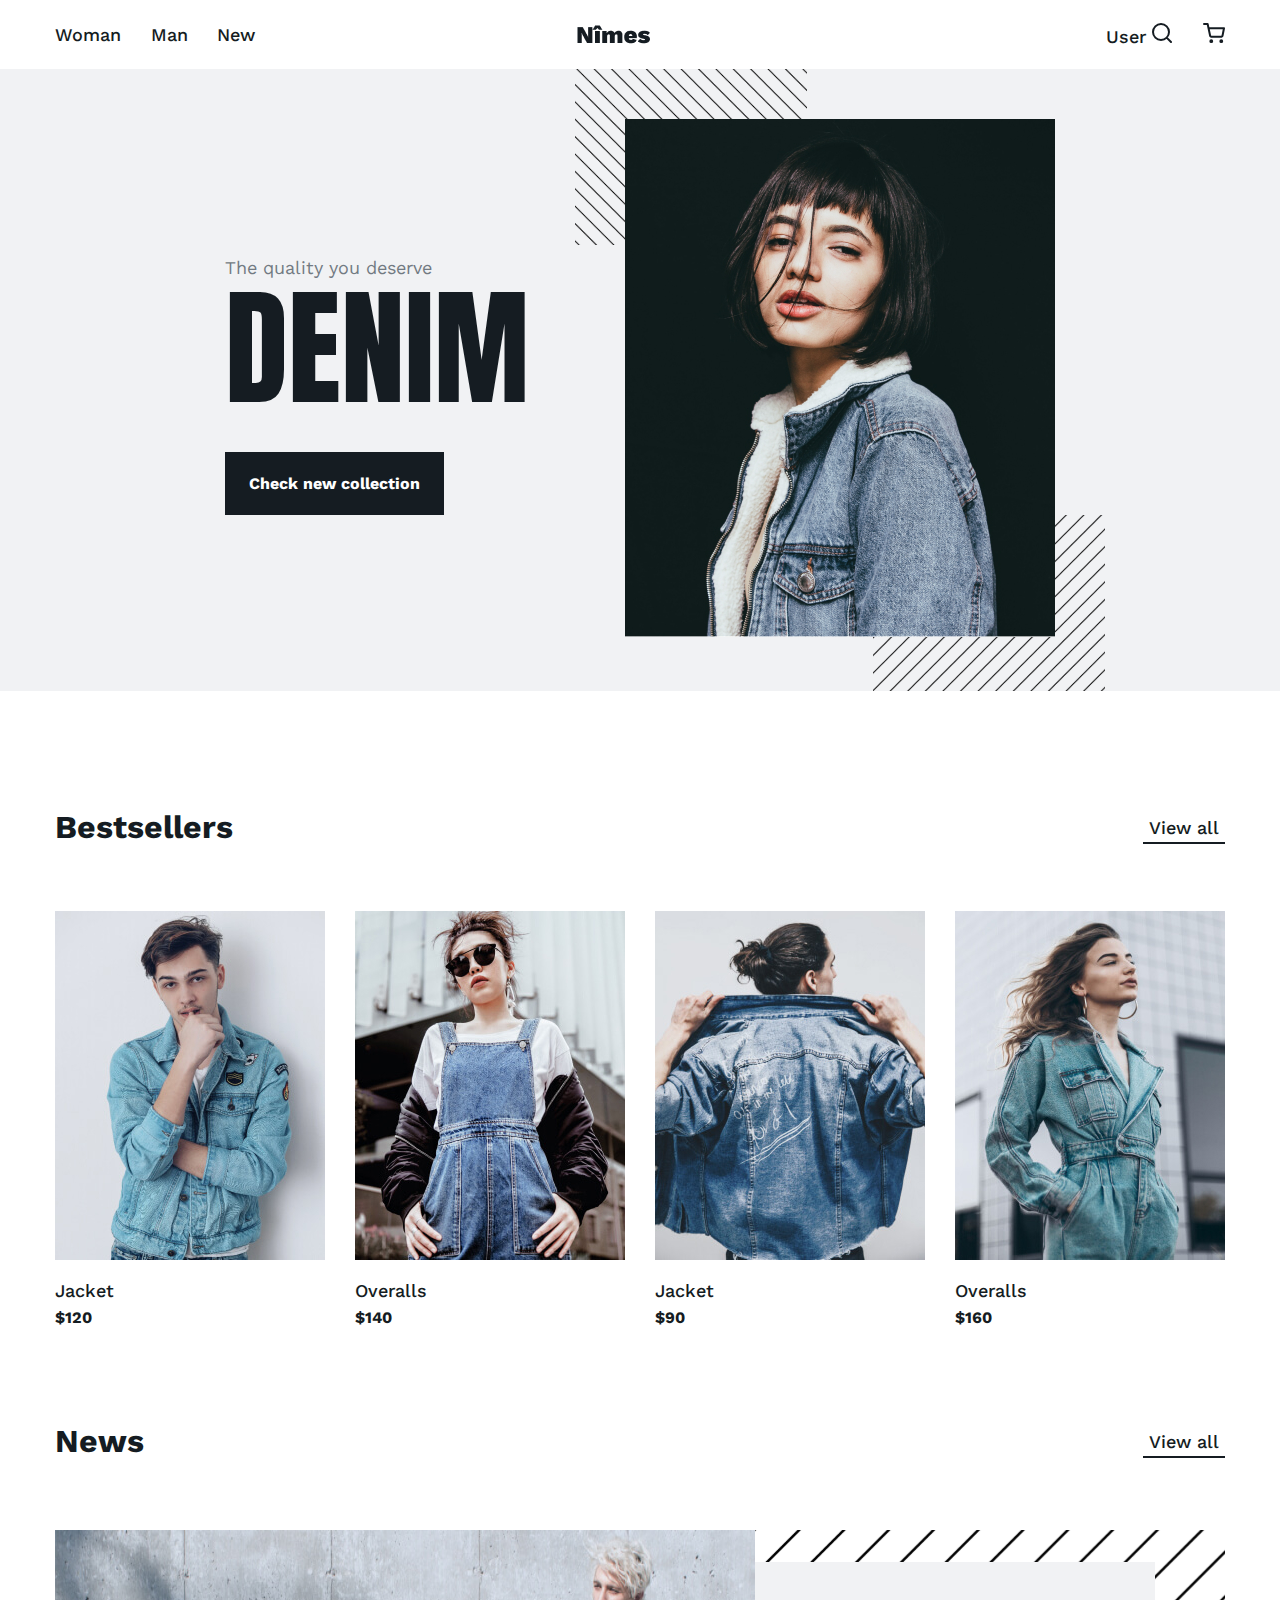
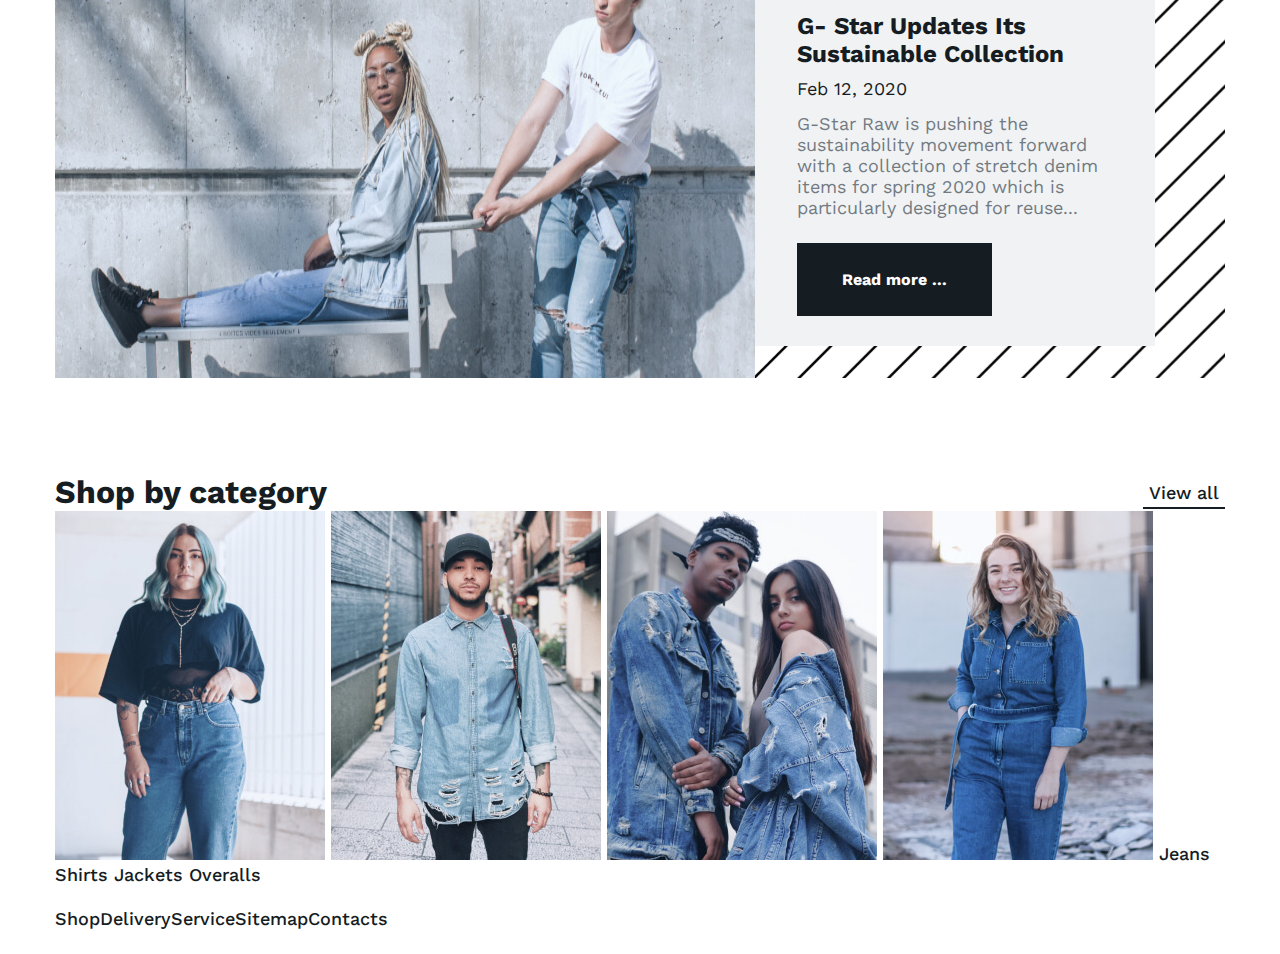
<file: index.html>
<!DOCTYPE html>
<html lang="ru">
  <head>
    <meta charset="UTF-8" />
    <meta http-equiv="X-UA-Compatible" content="IE=edge" />
    <meta name="viewport" content="width=device-width, initial-scale=1.0" />
    <title>Магазин одежды Nimes</title>
    <link rel="stylesheet" href="./css/style.css" />
    <link rel="preconnect" href="https://fonts.googleapis.com" />
    <link rel="preconnect" href="https://fonts.gstatic.com" crossorigin />
    <link rel="preconnect" href="https://fonts.googleapis.com" />
    <link rel="preconnect" href="https://fonts.gstatic.com" crossorigin />
    <link
      href="https://fonts.googleapis.com/css2?family=Anton&family=Work+Sans:wght@100;200;300;400;500;600;700;800;900&display=swap"
      rel="stylesheet"
    />
    <script defer src="./main.js"></script>
  </head>
  <body>
    <header >
      <div class="container header-wrapper">
        <nav>
          <ul class="nav">
            <li>
              <a class="link" href="#">Woman</a>
            </li>
            <li>
              <a class="link" href="#">Man</a>
            </li>
            <li>
              <a class="link" href="#">New</a>
            </li>
          </ul>
        </nav>
        <img class="logo-img" src="./img/logo.png" alt="Logo Mines" />
        <div>
          <a href="#" class="link modal-link">User</a>
          <img src="./img/search.svg" alt="Search" />
          <img class="cart-icon" src="./img/cart.svg" alt="Cart" />
        </div>
      </div>
    </header>
    <section class="intro">
      <div class="container intro__wrapper">
        <div class="intro__description">
          <p class="intro__text">The quality you deserve</p>
          <span class="intro__span">Denim</span>
          <a class="link intro__link" href="#">Check new collection</a>
        </div>
        <div class="intro__image">
          <img class="intro__line-up" src="./img/line_down.svg" alt="" />
          <img
            class="intro__photo"
            src="./img/intro_1.jpg"
            alt="Denim collection"
          />
          <img class="intro__line-down" src="./img/line_up.svg" alt="" />
        </div>
      </div>
    </section>
    <section class="bestsellers">
      <div class="container">
        <div class="section-header bestsellers__header">
          <h2 class="section-title">Bestsellers</h2>
          <a href="#" class="section-link link">View all</a>
        </div>
        <div class="content-wrapper">
          <a href="#" class="link">
            <div class="bestsellers__card">
              <img
                src="./img/bestsellers_1.jpg"
                alt="Jacket"
                class="bestsellers__img"
              /><span class="bestsellers__title">Jacket</span
              ><span class="bestsellers__price">$120</span>
            </div>
          </a>
          <a href="#" class="link">
            <div class="bestsellers__card">
              <img
                src="./img/bestsellers_2.jpg"
                alt="Overalls"
                class="bestsellers__img"
              /><span class="bestsellers__title">Overalls</span
              ><span class="bestsellers__price">$140</span>
            </div>
          </a>
          <a href="#" class="link">
            <div class="bestsellers__card">
              <img
                src="./img/bestsellers_3.jpg"
                alt="Jacket"
                class="bestsellers__img"
              /><span class="bestsellers__title">Jacket</span
              ><span class="bestsellers__price">$90</span>
            </div>
          </a>
          <a href="#" class="link">
            <div class="bestsellers__card">
              <img
                src="./img/bestsellers_4.jpg"
                alt="Overalls"
                class="bestsellers__img"
              /><span class="bestsellers__title">Overalls</span
              ><span class="bestsellers__price">$160</span>
            </div>
          </a>
        </div>
      </div>
    </section>
    <section class="news">
      <div class="container">
        <div class="section-header news__header">
          <h2 class="section-title">News</h2>
          <a href="#" class="section-link link">View all</a>
        </div>
        <div class="news__content">
          <img src="./img/news.jpg" alt="G-Star Updates">
          <div class="news__wrapper">
            <div class="news__card">
              <h3 class="news__title">
                G- Star Updates Its Sustainable Collection
              </h3>
              <span class="news__date">Feb 12, 2020</span>
              <p class="news__description">
                G-Star Raw is pushing the sustainability movement forward with a
                collection of stretch denim items for spring 2020 which is
                particularly designed for reuse...
              </p>
              <a href="#" class="link intro__link news__link">Read more ...</a>
            </div>
          </div>
        </div>
      </div>


    </section>
    <section class="shop">
      <div class="container">
        <div class="section-header">
          <h2 class="section-title">Shop by category</h2>
          <a href="#" class="section-link link">View all</a>
        </div>
        <div class="shop__wrapper">
          <img src="./img/category_jeans.jpg" alt="Jeans" class="shop__img jeans-bg" />
          <img src="./img/category_shirts.jpg" alt="Shirts" class="shop__img shirts-bg" />
          <img src="./img/category_jackets.jpg" alt="Jackets" class="shop__img jackets-bg" />
          <img src="./img/category_overalls.jpg" alt="Overalls" class="shop__img overalls-bg" />
          <a href="#" class="link">
            <span class="category-title jeans-title">Jeans</span>
          </a>
          <a href="#" class="link">
            <span class="category-title shirts-title">Shirts</span>
          </a>
          <a href="#" class="link">
            <span class="category-title jackets-title">Jackets</span>
          </a>
          <a href="#" class="link">
            <span class="category-title overalls-title">Overalls</span>
          </a>
        </div>
      </div>
    </section>
    <div class="loginWindow hidden">
      <form action="send.html" class="form">
        <fieldset class="form__border">
          <legend>Авторизация</legend>
          <label for="login">Логин</label>
          <input 
          class="form__input" id="login" 
          type="text" placeholder="Введите ваш логин" required>
          <div class="error-login hidden">
            <p class="error-login__text">Длина логина должна быть больше 3-х символов</p>
          </div>
          <label for="password">Пароль</label>
          <input class="form__input" id="password" 
          type="password" placeholder="Введите свой пароль" required>
          <div class="error-password hidden">
            <p class="error-password__text">Допускаются символы 0-9a-zA-Z!@#$%^&*</p>
          </div>
          <button class="form__btn" type="submit">Войти</button>
        </fieldset>
      </form>
    </div>
    <footer class="footer">
      <div class="container footer__container">
        <a href="index.html" class="logo-link link"><img src="./img/logo_white.png" alt="Start page Nimes" /></a>
        <ul class="nav footer__list">
          <li class="nav__item footer__item">
            <a href="#" class="footer__link link">Shop</a>
          </li>
          <li class="nav__item footer__item">
            <a href="#" class="footer__link link">Delivery</a>
          </li>
          <li class="nav__item footer__item">
            <a href="#" class="footer__link link">Service</a>
          </li>
          <li class="nav__item footer__item">
            <a href="#" class="footer__link link">Sitemap</a>
          </li>
          <li class="nav__item footer__item">
            <a href="#" class="footer__link link">Contacts</a>
          </li>
        </ul>
        <ul class="nav social">
          <li class="nav__item social__item">
            <a href="https://ru-ru.facebook.com" class="social__link"><img src="./img/fb.svg" alt="Facebook"
                class="social__logo" /></a>
          </li>
          <li class="nav__item social__item">
            <a href="#" class="social__link"><img src="./img/inst.svg" alt="Instagram" class="social__logo" /></a>
          </li>
          <li class="nav__item social__item">
            <a href="#" class="social__link"><img src="./img/pint.svg" alt="Pinteres" class="social__logo" /></a>
          </li>
          <li class="nav__item social__item">
            <a href="#" class="social__link"><img src="./img/twitter.svg" alt="Twitter" class="social__logo" /></a>
          </li>
        </ul>
      </div>
    </footer>
  </body>
</html>
</file>
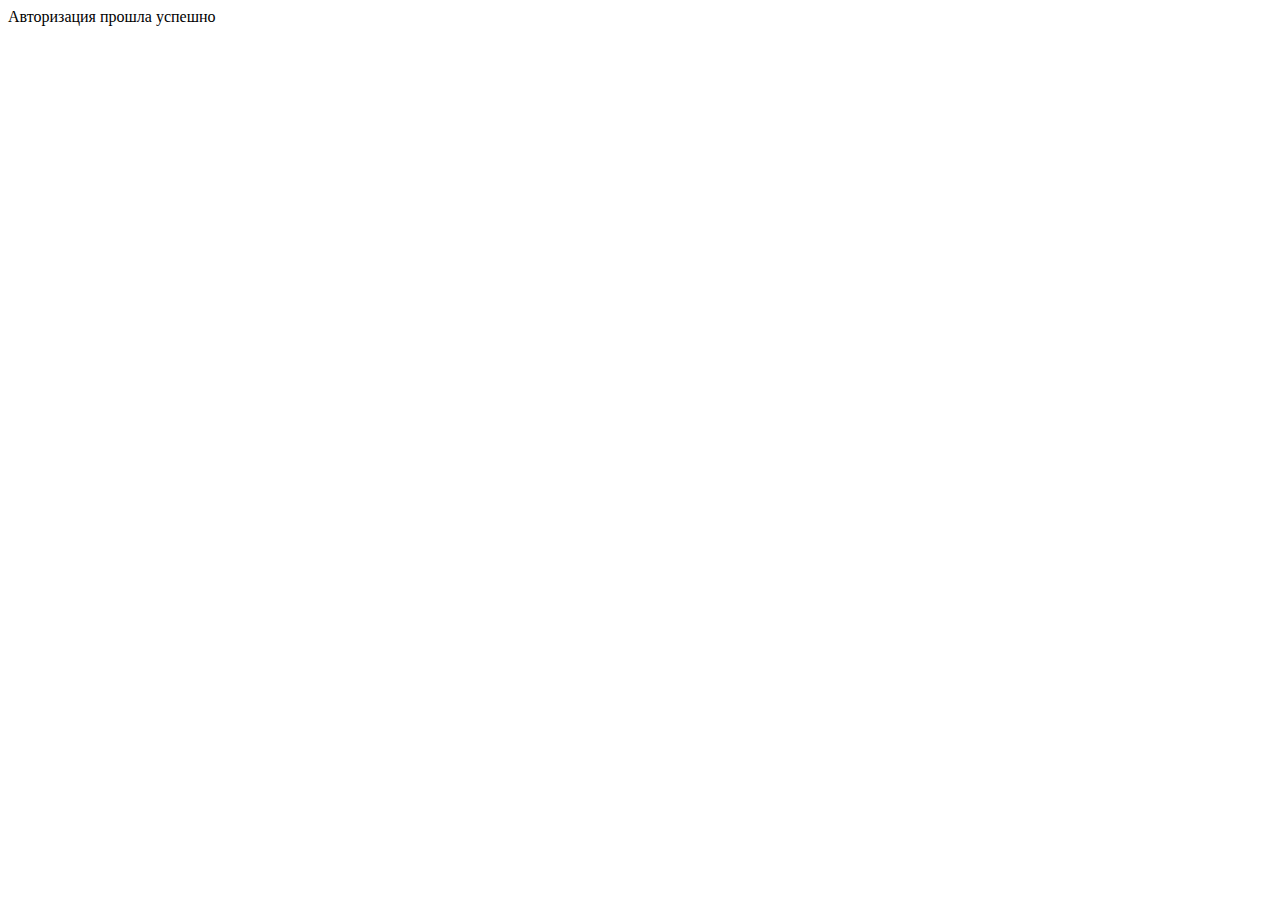
<file: send.html>
<!DOCTYPE html>
<html lang="en">
<head>
    <meta charset="UTF-8">
    <meta http-equiv="X-UA-Compatible" content="IE=edge">
    <meta name="viewport" content="width=device-width, initial-scale=1.0">
    <title>Document</title>
</head>
<body>
    Авторизация прошла успешно
</body>
</html>
</file>
<file: css/style.css>
* {
  -webkit-box-sizing: border-box;
          box-sizing: border-box;
}

body {
  color: #151c22;
  font-size: 18px;
  margin: 0;
  font-family: "Work Sans", sans-serif;
}

.link {
  font-weight: 500;
  color: inherit;
  text-decoration: none;
}

.link:hover {
  color: red;
}

.container {
  width: 1170px;
  margin: 0 auto;
}

.content-wrapper {
  display: -webkit-box;
  display: -ms-flexbox;
  display: flex;
  -webkit-box-pack: justify;
      -ms-flex-pack: justify;
          justify-content: space-between;
  padding-top: 65px;
}

.section-header {
  display: -webkit-box;
  display: -ms-flexbox;
  display: flex;
  -webkit-box-pack: justify;
      -ms-flex-pack: justify;
          justify-content: space-between;
  -webkit-box-align: center;
      -ms-flex-align: center;
          align-items: center;
  margin-top: 95px;
}

.section-title {
  font-weight: bold;
  font-size: 32px;
  line-height: 38px;
  margin: 0;
}

.section-link {
  font-weight: 500;
  font-size: 18px;
  line-height: 21px;
  border-bottom: 2px solid #151c22;
  padding: 6px 6px 4px;
}

.header-wrapper {
  display: -webkit-box;
  display: -ms-flexbox;
  display: flex;
  -webkit-box-pack: justify;
      -ms-flex-pack: justify;
          justify-content: space-between;
  -webkit-box-align: center;
      -ms-flex-align: center;
          align-items: center;
}

.nav {
  display: -webkit-box;
  display: -ms-flexbox;
  display: flex;
  width: 200px;
  -webkit-box-pack: justify;
      -ms-flex-pack: justify;
          justify-content: space-between;
  list-style-type: none;
  padding: 0;
  margin: 0;
}

.logo-img {
  margin: 25px 135px 25px 0;
}

.cart-icon {
  margin-left: 25px;
}

.intro {
  background-color: #F1F2F4;
}

.intro__wrapper {
  padding: 50px 0;
  display: -webkit-box;
  display: -ms-flexbox;
  display: flex;
  -webkit-box-pack: justify;
      -ms-flex-pack: justify;
          justify-content: space-between;
  width: 830px;
}

.intro__description {
  display: -webkit-box;
  display: -ms-flexbox;
  display: flex;
  -webkit-box-orient: vertical;
  -webkit-box-direction: normal;
      -ms-flex-direction: column;
          flex-direction: column;
  -webkit-box-align: start;
      -ms-flex-align: start;
          align-items: start;
}

.intro__text {
  color: #727A82;
  padding-top: 120px;
}

.intro__span {
  font-family: 'Anton', sans-serif;
  font-style: normal;
  font-weight: normal;
  font-size: 128px;
  line-height: 188px;
  text-transform: uppercase;
  margin-top: -42px;
  margin-bottom: 10px;
}

.intro__link {
  font-style: normal;
  font-weight: bold;
  font-size: 16px;
  line-height: 19px;
  color: #FFFFFF;
  padding: 22px 24px;
  background-color: #151c22;
}

.intro__image {
  position: relative;
  z-index: 10;
}

.intro__line-up {
  position: absolute;
  left: -50px;
  top: -50px;
  z-index: -1;
}

.intro__line-down {
  position: absolute;
  right: -50px;
  bottom: -50px;
  z-index: -1;
}

.bestsellers {
  padding-top: 7px;
}

.bestsellers__header {
  margin-top: 110px;
}

.bestsellers__card {
  width: 270px;
  display: -webkit-box;
  display: -ms-flexbox;
  display: flex;
  -ms-flex-wrap: wrap;
      flex-wrap: wrap;
  -webkit-box-orient: vertical;
  -webkit-box-direction: normal;
      -ms-flex-direction: column;
          flex-direction: column;
}

.bestsellers__img {
  margin-bottom: 20px;
  width: 100%;
}

.bestsellers__title {
  font-weight: 500;
  font-size: 18px;
  line-height: 21px;
  margin-bottom: 7px;
}

.bestsellers__price {
  font-weight: bold;
  font-size: 16px;
  line-height: 19px;
}

.news__content {
  display: -webkit-box;
  display: -ms-flexbox;
  display: flex;
}

.news__header {
  padding-bottom: 70px;
}

.news__wrapper {
  padding: 32px 70px 32px 0;
  background: url(./../img/line_up.svg) no-repeat;
  background-size: cover;
}

.news__card {
  width: 400px;
  padding: 50px 48px 57px 42px;
  background-color: #F1F2F4;
}

.news__title {
  font-family: Work Sans;
  font-style: normal;
  font-weight: bold;
  font-size: 24px;
  line-height: 28px;
  color: #151c22;
  margin: 0;
  margin-bottom: 10px;
}

.news__date {
  font-family: Work Sans;
  font-style: normal;
  font-weight: normal;
  font-size: 18px;
  line-height: 21px;
}

.news__description {
  font-family: Work Sans;
  font-style: normal;
  font-weight: normal;
  font-size: 18px;
  line-height: 21px;
  color: #727a82;
  margin: 14px 0 50px;
}

.news__link {
  padding: 27px 45px;
}

.loginWindow:before {
  content: '';
  background: #000;
  position: fixed;
  left: 0;
  top: 0;
  width: 100%;
  height: 100%;
  opacity: 0.9;
  z-index: 10;
}

.form {
  width: 400px;
  margin: 50px auto;
  background-color: #f1f2f4;
  padding: 25px;
  border-radius: 15px;
  color: #727a82;
  position: fixed;
  top: 50px;
  left: 50%;
  -webkit-transform: translateX(-50%);
          transform: translateX(-50%);
  z-index: 20;
}

.form__border {
  border: 3px solid #727a82;
  border-radius: 5px;
  padding: 20px 15px;
}

.form__input {
  width: 100%;
  border: none;
  border-radius: 5px;
  padding: 10px;
  margin: 5px 0 5px;
}

.form__btn {
  border: none;
  background-color: #151c22;
  color: white;
  padding: 10px 20px;
}

.error-login,
.error-password {
  margin-bottom: 15px;
  color: red;
  background-color: #fff;
  font-size: 12px;
}

.error-login__text,
.error-password__text {
  margin: 0;
}

.hidden {
  visibility: hidden;
}

.invalid {
  border: 2px solid red;
  border-radius: 5px;
}

@media (max-width: 1200px) and (min-width: 992px) {
  .container {
    width: 900px;
  }
  .bestsellers__card {
    width: 200px;
  }
}

@media (max-width: 991px) and (min-width: 768px) {
  .container {
    width: 90%;
  }
  .intro__span {
    font-size: 110px;
  }
  .intro__photo {
    width: 300px;
  }
  .content-wrapper {
    -ms-flex-wrap: wrap;
        flex-wrap: wrap;
  }
  .bestsellers__card {
    width: 390px;
    margin-bottom: 50px;
  }
}

@media (max-width: 767px) {
  .container {
    width: 95%;
  }
  .intro__description {
    margin-left: 50px;
  }
  .intro__text {
    padding-top: 60px;
  }
  .intro__image {
    display: none;
  }
  .content-wrapper {
    -ms-flex-wrap: wrap;
        flex-wrap: wrap;
    -webkit-box-pack: center;
        -ms-flex-pack: center;
            justify-content: center;
  }
  .bestsellers__header {
    margin-top: 60px;
  }
  .bestsellers__card {
    width: 390px;
    margin-bottom: 50px;
  }
}
/*# sourceMappingURL=style.css.map */
</file>
